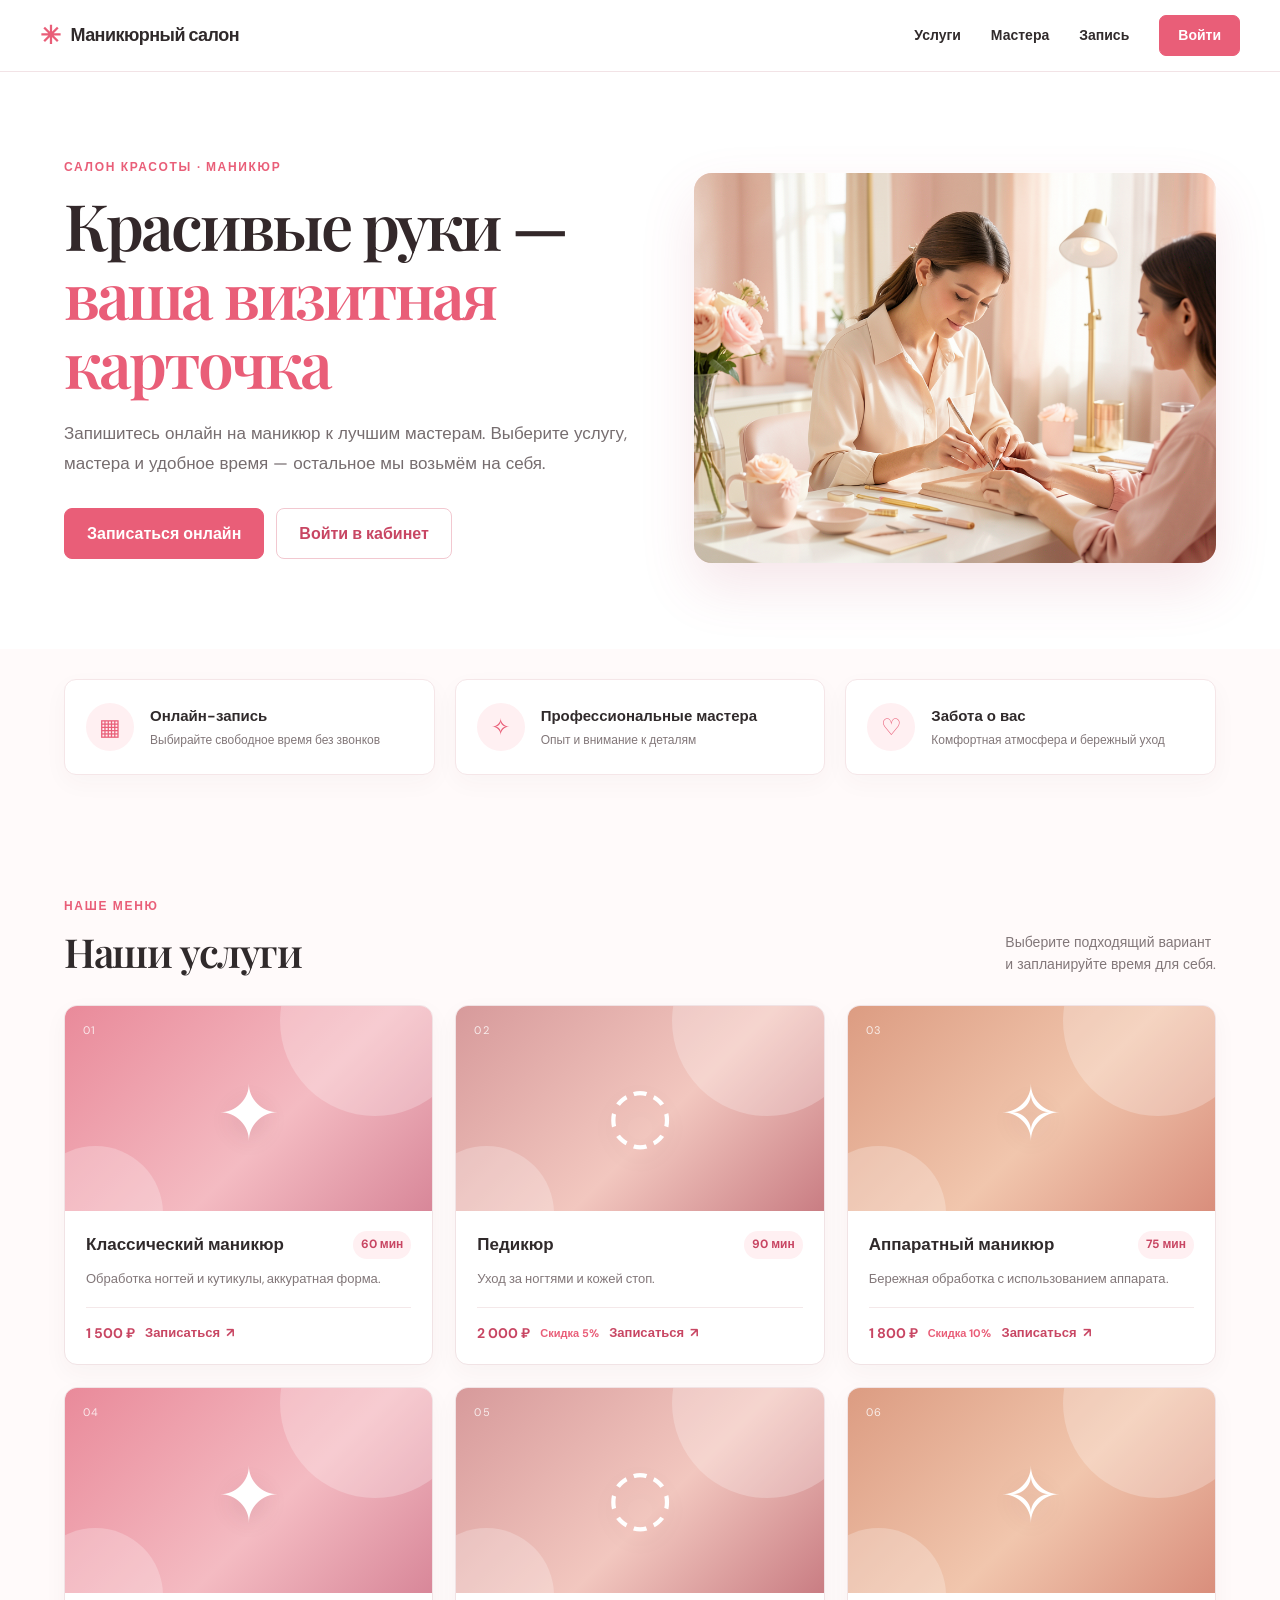
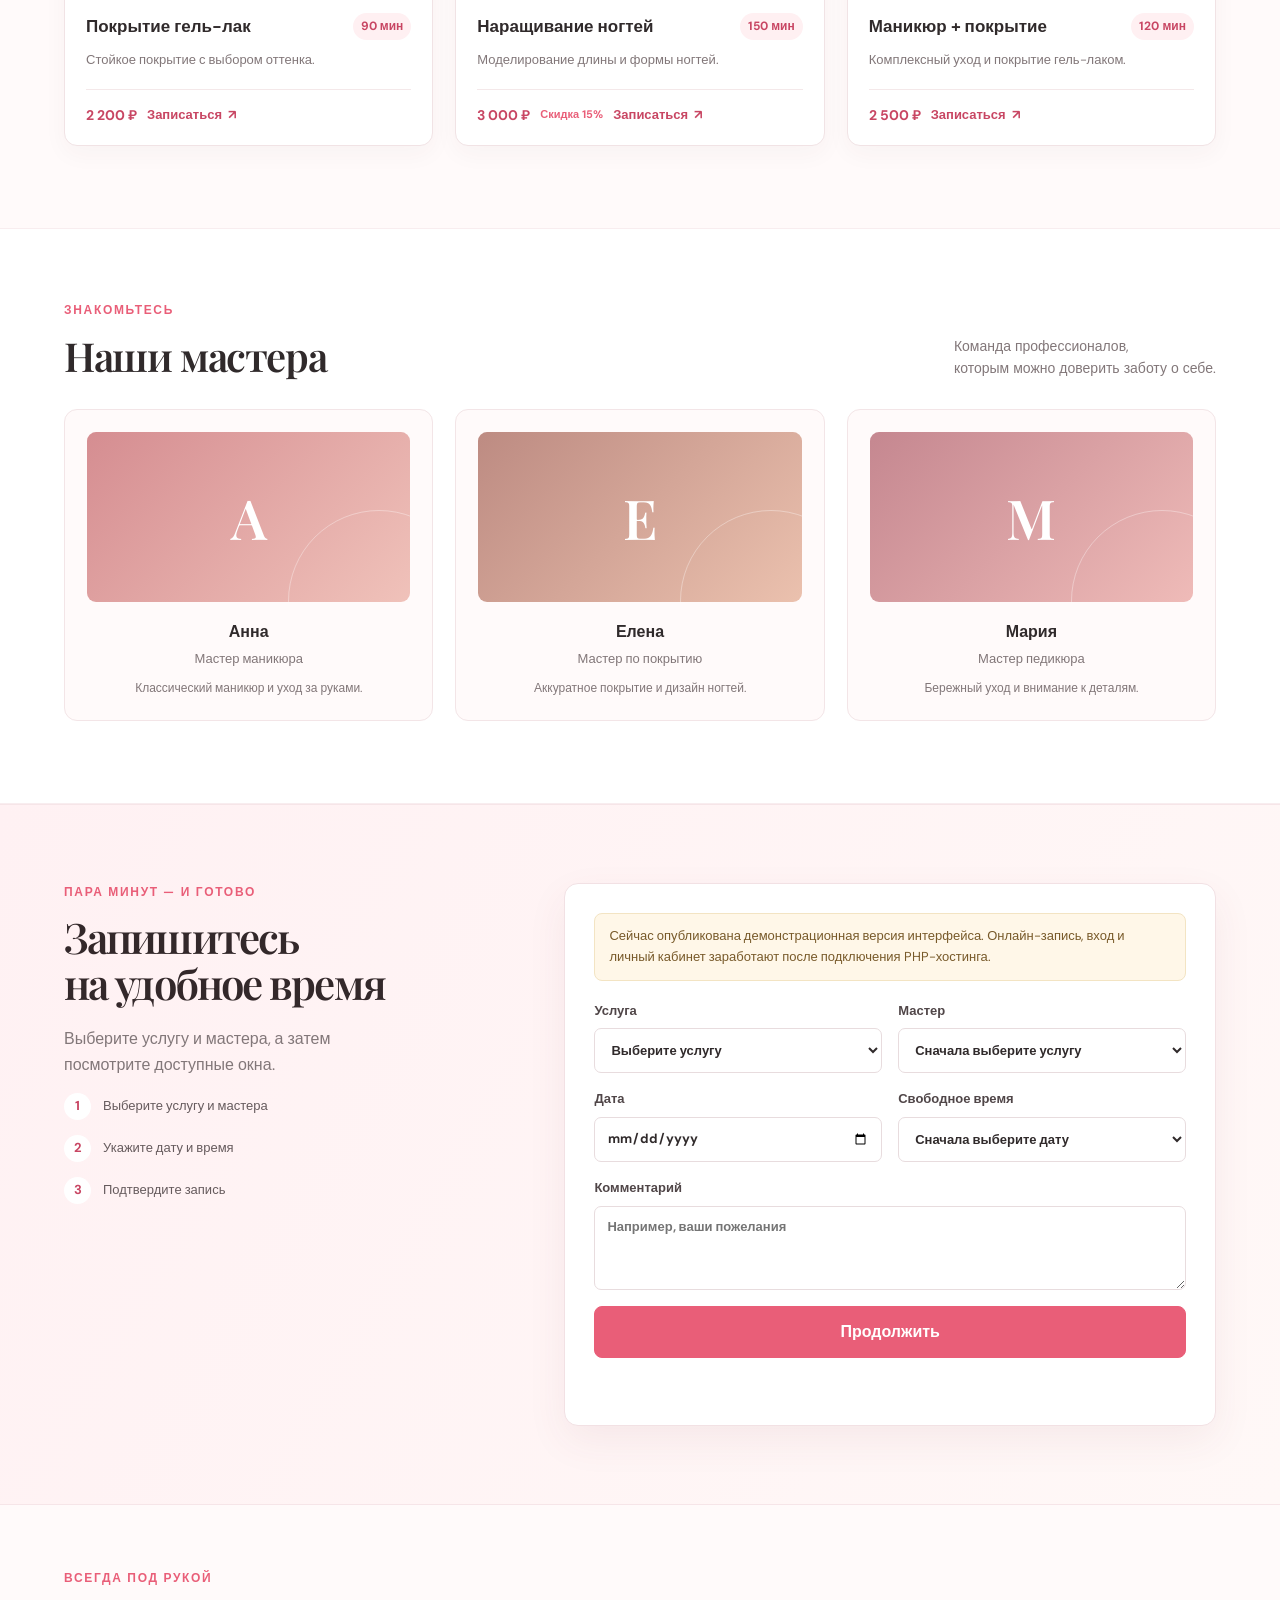
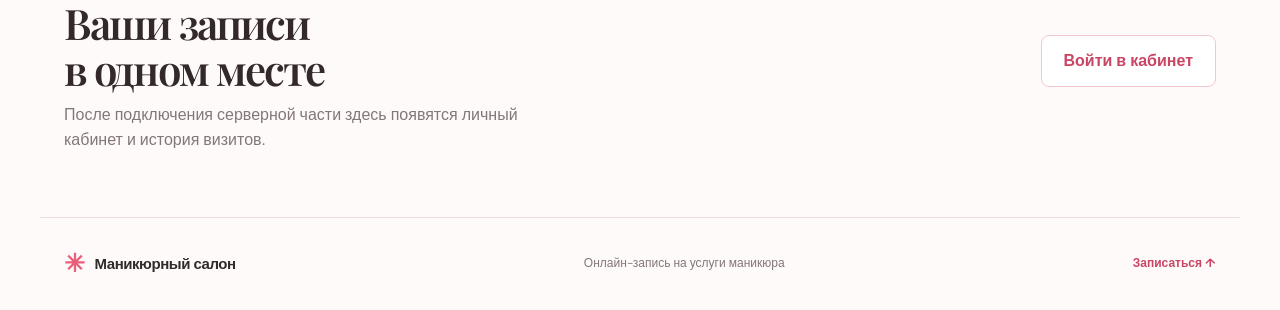
<file: docs/index.html>
<!doctype html>
<html lang="ru">
<head>
<meta charset="utf-8"><meta name="viewport" content="width=device-width,initial-scale=1">
<title>Маникюрный салон — онлайн-запись</title>
<meta name="description" content="Выберите услугу, мастера и удобное время для маникюра. Онлайн-запись без звонков.">
<meta property="og:title" content="Маникюрный салон — онлайн-запись"><meta property="og:description" content="Запишитесь на маникюр в удобное время."><meta property="og:type" content="website">
<link rel="stylesheet" href="./assets/app.css">
</head>
<body>
<header class="site-header"><a class="brand" href="./"><span class="brand-mark" aria-hidden="true">✳</span><span>Маникюрный салон</span></a><nav aria-label="Основная навигация"><a href="#services">Услуги</a><a href="#masters">Мастера</a><a href="#booking">Запись</a><button class="button button-ghost" data-open-auth>Войти</button></nav></header>
<main>
<section class="hero"><div class="hero-inner"><div><p class="eyebrow">Салон красоты · Маникюр</p><h1>Красивые руки — <span>ваша визитная карточка</span></h1><p class="lead">Запишитесь онлайн на маникюр к лучшим мастерам. Выберите услугу, мастера и удобное время — остальное мы возьмём на себя.</p><div class="hero-actions"><a class="button" href="#booking">Записаться онлайн</a><button class="button button-outline" data-open-auth>Войти в кабинет</button></div></div><div class="hero-visual"><img src="./assets/hero-manicure.png" alt="Маникюрный салон"></div></div></section>
<section class="features section-wrap" aria-label="Преимущества"><article class="feature-card"><span class="feature-icon" aria-hidden="true">▦</span><div><h2>Онлайн-запись</h2><p>Выбирайте свободное время без звонков</p></div></article><article class="feature-card"><span class="feature-icon" aria-hidden="true">✧</span><div><h2>Профессиональные мастера</h2><p>Опыт и внимание к деталям</p></div></article><article class="feature-card"><span class="feature-icon" aria-hidden="true">♡</span><div><h2>Забота о вас</h2><p>Комфортная атмосфера и бережный уход</p></div></article></section>
<section id="services" class="section-wrap content-section"><div class="section-heading"><div><p class="eyebrow">Наше меню</p><h2>Наши услуги</h2></div><p>Выберите подходящий вариант<br>и запланируйте время для себя.</p></div><div id="services-list" class="service-grid"><article class="service-card service-placeholder"><div class="service-art art-manicure"><span>01</span><i aria-hidden="true">✦</i></div><div class="service-copy"><div class="service-title"><h3>Классический маникюр</h3><span>60 мин</span></div><p>Обработка ногтей и кутикулы, аккуратная форма.</p><div class="service-bottom"><strong class="service-price">1 500 ₽</strong><a href="#booking" class="service-link">Записаться <span aria-hidden="true">↗</span></a></div></div></article><article class="service-card service-placeholder"><div class="service-art art-polish"><span>02</span><i aria-hidden="true">◌</i></div><div class="service-copy"><div class="service-title"><h3>Педикюр</h3><span>90 мин</span></div><p>Уход за ногтями и кожей стоп.</p><div class="service-bottom"><strong class="service-price">2 000 ₽</strong><span class="service-discount">Скидка 5%</span><a href="#booking" class="service-link">Записаться <span aria-hidden="true">↗</span></a></div></div></article><article class="service-card service-placeholder"><div class="service-art art-care"><span>03</span><i aria-hidden="true">✧</i></div><div class="service-copy"><div class="service-title"><h3>Аппаратный маникюр</h3><span>75 мин</span></div><p>Бережная обработка с использованием аппарата.</p><div class="service-bottom"><strong class="service-price">1 800 ₽</strong><span class="service-discount">Скидка 10%</span><a href="#booking" class="service-link">Записаться <span aria-hidden="true">↗</span></a></div></div></article><article class="service-card service-placeholder"><div class="service-art art-manicure"><span>04</span><i aria-hidden="true">✦</i></div><div class="service-copy"><div class="service-title"><h3>Покрытие гель-лак</h3><span>90 мин</span></div><p>Стойкое покрытие с выбором оттенка.</p><div class="service-bottom"><strong class="service-price">2 200 ₽</strong><a href="#booking" class="service-link">Записаться <span aria-hidden="true">↗</span></a></div></div></article><article class="service-card service-placeholder"><div class="service-art art-polish"><span>05</span><i aria-hidden="true">◌</i></div><div class="service-copy"><div class="service-title"><h3>Наращивание ногтей</h3><span>150 мин</span></div><p>Моделирование длины и формы ногтей.</p><div class="service-bottom"><strong class="service-price">3 000 ₽</strong><span class="service-discount">Скидка 15%</span><a href="#booking" class="service-link">Записаться <span aria-hidden="true">↗</span></a></div></div></article><article class="service-card service-placeholder"><div class="service-art art-care"><span>06</span><i aria-hidden="true">✧</i></div><div class="service-copy"><div class="service-title"><h3>Маникюр + покрытие</h3><span>120 мин</span></div><p>Комплексный уход и покрытие гель-лаком.</p><div class="service-bottom"><strong class="service-price">2 500 ₽</strong><a href="#booking" class="service-link">Записаться <span aria-hidden="true">↗</span></a></div></div></article></div></section>
<section id="masters" class="masters-section"><div class="section-wrap content-section"><div class="section-heading"><div><p class="eyebrow">Знакомьтесь</p><h2>Наши мастера</h2></div><p>Команда профессионалов,<br>которым можно доверить заботу о себе.</p></div><div id="masters-list" class="master-grid"><article class="master-card"><div class="master-portrait portrait-one"><span>А</span></div><h3>Анна</h3><p>Мастер маникюра</p><p class="master-bio">Классический маникюр и уход за руками.</p></article><article class="master-card"><div class="master-portrait portrait-two"><span>Е</span></div><h3>Елена</h3><p>Мастер по покрытию</p><p class="master-bio">Аккуратное покрытие и дизайн ногтей.</p></article><article class="master-card"><div class="master-portrait portrait-three"><span>М</span></div><h3>Мария</h3><p>Мастер педикюра</p><p class="master-bio">Бережный уход и внимание к деталям.</p></article></div></div></section>
<section class="booking-section" id="booking"><div class="section-wrap booking-layout"><div class="booking-intro"><p class="eyebrow">Пара минут — и готово</p><h2>Запишитесь<br>на удобное время</h2><p>Выберите услугу и мастера, а затем посмотрите доступные окна.</p><div class="booking-step"><span>1</span> Выберите услугу и мастера</div><div class="booking-step"><span>2</span> Укажите дату и время</div><div class="booking-step"><span>3</span> Подтвердите запись</div></div><div class="booking-panel"><div id="api-notice" class="api-notice" role="status">Онлайн-запись появится после подключения серверной части. Пока можно посмотреть услуги и познакомиться с форматом салона.</div><form id="booking-form" class="booking-form"><label>Услуга<select id="service" required><option value="">Выберите услугу</option></select></label><label>Мастер<select id="master" required disabled><option value="">Сначала выберите услугу</option></select></label><label>Дата<input id="date" type="date" required disabled></label><label>Свободное время<select id="time" required disabled><option value="">Сначала выберите дату</option></select></label><label class="wide">Комментарий<textarea id="note" rows="3" placeholder="Например, ваши пожелания"></textarea></label><button class="button wide" type="submit">Продолжить</button><p id="booking-message" class="form-message" role="status"></p></form></div></div></section>
<section id="account" class="account-section section-wrap"><div class="account-copy"><p class="eyebrow">Всегда под рукой</p><h2>Ваши записи<br>в одном месте</h2><p>После подключения серверной части здесь появятся личный кабинет и история визитов.</p></div><button class="button button-outline" data-open-auth>Войти в кабинет</button></section>
</main><footer class="footer"><a class="brand" href="./"><span class="brand-mark" aria-hidden="true">✳</span><span>Маникюрный салон</span></a><span>Онлайн-запись на услуги маникюра</span><a href="#booking">Записаться <span aria-hidden="true">↑</span></a></footer>
<dialog id="auth-dialog"><form method="dialog" id="auth-form"><button class="dialog-close" value="cancel" aria-label="Закрыть окно">×</button><p class="eyebrow">Личный кабинет</p><h2 id="auth-title">Войти</h2><p class="muted">Авторизация будет подключена вместе с серверной частью.</p><div id="register-fields" hidden><label>Имя<input id="first-name" autocomplete="given-name"></label><label>Фамилия<input id="last-name" autocomplete="family-name"></label></div><label>Email<input id="email" type="email" autocomplete="email" required></label><label>Пароль<input id="password" type="password" minlength="8" autocomplete="current-password" required></label><button class="button" type="submit">Продолжить</button><button class="text-button" type="button" id="toggle-auth">Нет аккаунта? Зарегистрироваться</button><p id="auth-message" class="form-message" role="status"></p></form></dialog>
<script src="./assets/app.js" defer></script></body></html>
</file>
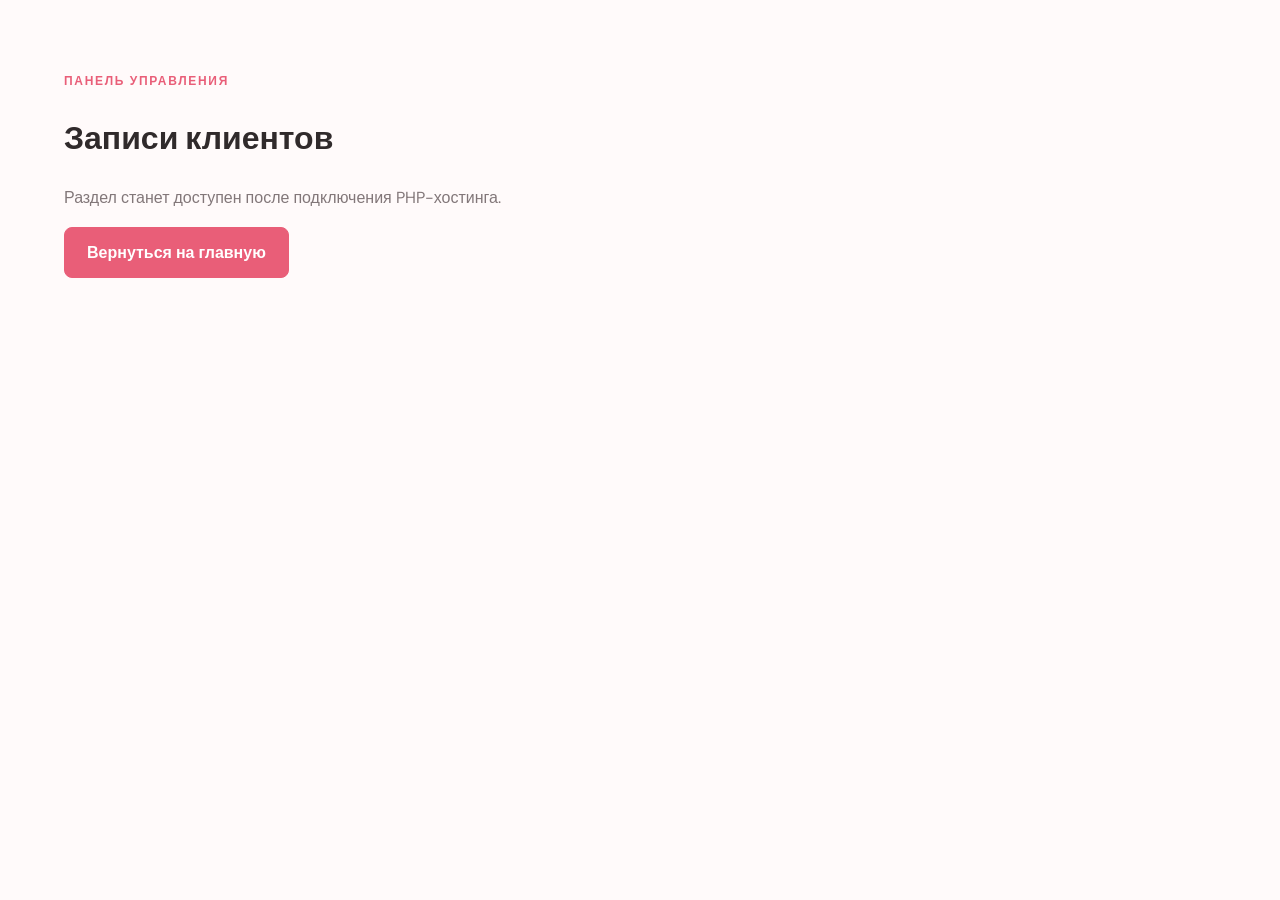
<file: docs/admin.html>
<!doctype html><html lang="ru"><head><meta charset="utf-8"><meta name="viewport" content="width=device-width,initial-scale=1"><title>Управление записями</title><link rel="stylesheet" href="./assets/app.css"></head><body><main class="section-wrap content-section"><p class="eyebrow">Панель управления</p><h1>Записи клиентов</h1><p class="muted">Раздел станет доступен после подключения PHP-хостинга.</p><a class="button" href="./">Вернуться на главную</a></main></body></html>
</file>
<file: docs/assets/app.css>
@import url('https://fonts.googleapis.com/css2?family=DM+Sans:wght@400;500;600;700&family=Playfair+Display:wght@500;600;700&display=swap');
:root{--ink:#302a2b;--muted:#827779;--rose:#e95e78;--rose-dark:#c84663;--rose-soft:#fff0f2;--rose-pale:#fff8f8;--line:#f0dfe2;--white:#fff;--shadow:0 18px 48px rgba(98,45,59,.09);--serif:'Playfair Display',Georgia,serif;--sans:'DM Sans',Arial,sans-serif}*{box-sizing:border-box}html{scroll-behavior:smooth;scroll-padding-top:90px}body{margin:0;background:#fffafa;color:var(--ink);font:16px/1.6 var(--sans)}a{color:inherit;text-decoration:none}button,input,select,textarea{font:inherit}button,a,select,input,textarea{ -webkit-tap-highlight-color:transparent}.site-header{height:72px;position:sticky;top:0;z-index:30;display:flex;align-items:center;justify-content:space-between;padding:0 max(24px,calc((100vw - 1200px)/2));background:rgba(255,255,255,.94);backdrop-filter:blur(14px);border-bottom:1px solid rgba(240,223,226,.85)}.brand{display:inline-flex;align-items:center;gap:10px;font-weight:700;font-size:18px;letter-spacing:-.03em}.brand-mark{color:var(--rose);font-size:25px}.site-header nav{display:flex;align-items:center;gap:30px;font-size:14px;font-weight:600}.site-header nav>a{transition:color .2s}.site-header nav>a:hover,.service-link:hover{color:var(--rose-dark)}.button{min-height:48px;padding:12px 22px;display:inline-flex;align-items:center;justify-content:center;border:1px solid var(--rose);border-radius:8px;background:var(--rose);color:#fff;font-weight:700;cursor:pointer;transition:background .2s,border-color .2s,transform .2s}.button:hover{background:var(--rose-dark);border-color:var(--rose-dark);transform:translateY(-1px)}.button-ghost{min-height:40px;padding:8px 18px;border-radius:7px}.button-outline{background:#fff;color:var(--rose-dark);border-color:#f2c8d0}.button-outline:hover{background:var(--rose-soft);color:var(--rose-dark);border-color:#e8aab8}.button:focus-visible,a:focus-visible,input:focus-visible,select:focus-visible,textarea:focus-visible,.text-button:focus-visible{outline:3px solid #f1a4b2;outline-offset:3px}.hero{background:#fff;overflow:hidden}.hero-inner{max-width:1200px;margin:auto;padding:86px 24px 72px;display:grid;grid-template-columns:1.04fr .96fr;gap:65px;align-items:center;position:relative}.hero-inner>div:first-child{padding:0 0 18px}.eyebrow{margin:0 0 13px;color:var(--rose);font-size:12px;font-weight:700;letter-spacing:.14em;text-transform:uppercase}.hero h1,.booking-intro h2,.account-copy h2{font:600 clamp(42px,5vw,64px)/1.08 var(--serif);letter-spacing:-.045em;margin:0 0 20px;color:#33282a}.hero h1 span{color:var(--rose)}.lead{max-width:570px;margin:0;color:#766d6f;font-size:17px;line-height:1.8}.hero-actions{display:flex;gap:12px;flex-wrap:wrap;margin-top:29px}.hero-visual{height:390px;position:relative;overflow:hidden;border-radius:18px;background:#f8d9dd;box-shadow:0 24px 55px rgba(191,75,103,.14)}.hero-visual img{display:block;width:100%;height:100%;object-fit:cover;object-position:center}.section-wrap{max-width:1200px;margin:auto;padding-left:24px;padding-right:24px}.features{display:grid;grid-template-columns:repeat(3,1fr);gap:20px;padding-top:30px;padding-bottom:50px}.feature-card{display:flex;align-items:center;gap:16px;padding:23px 21px;background:#fff;border:1px solid #f5e6e8;border-radius:12px;box-shadow:0 8px 25px rgba(93,50,58,.035)}.feature-icon{width:48px;height:48px;flex:0 0 48px;border-radius:50%;display:grid;place-items:center;background:var(--rose-soft);color:var(--rose);font-size:23px}.feature-card h2{font-size:15px;margin:0 0 3px;font-weight:700}.feature-card p{margin:0;color:var(--muted);font-size:12px}.content-section{padding-top:72px;padding-bottom:82px}.section-heading{display:flex;align-items:end;justify-content:space-between;gap:25px;margin-bottom:30px}.section-heading h2{font:600 40px/1.15 var(--serif);letter-spacing:-.035em;margin:0}.section-heading>p{margin:0;color:var(--muted);font-size:14px}.service-grid,.master-grid{display:grid;grid-template-columns:repeat(3,minmax(0,1fr));gap:22px}.service-card{overflow:hidden;background:#fff;border:1px solid #f1e3e5;border-radius:13px;box-shadow:0 8px 24px rgba(86,49,56,.04);transition:transform .22s,box-shadow .22s}.service-card:hover{transform:translateY(-4px);box-shadow:var(--shadow)}.service-art{height:205px;position:relative;display:grid;place-items:center;overflow:hidden;color:#fff}.service-art:before,.service-art:after{content:'';position:absolute;border-radius:50%;background:rgba(255,255,255,.24)}.service-art:before{width:190px;height:190px;right:-38px;top:-80px}.service-art:after{width:135px;height:135px;left:-37px;bottom:-70px}.service-art>span{position:absolute;top:16px;left:18px;font-size:11px;letter-spacing:.12em;color:rgba(255,255,255,.8)}.service-art>i{font:normal 76px var(--serif);text-shadow:0 8px 25px rgba(95,39,56,.12)}.art-manicure{background:linear-gradient(135deg,#e98a9a,#f4bbc2 58%,#d88799)}.art-polish{background:linear-gradient(135deg,#d79a9b,#f2c7bf 56%,#c97d83)}.art-care{background:linear-gradient(135deg,#dc9c82,#f1c6ad 55%,#d98e7c)}.service-copy{padding:20px 21px 19px}.service-title{display:flex;justify-content:space-between;align-items:start;gap:12px}.service-title h3{font-size:17px;margin:0;font-weight:700}.service-title>span{white-space:nowrap;color:var(--rose-dark);font-size:12px;font-weight:700;background:var(--rose-soft);padding:4px 8px;border-radius:999px}.service-copy>p{font-size:13px;color:var(--muted);margin:10px 0 18px}.service-bottom{display:flex;align-items:center;justify-content:flex-start;flex-wrap:wrap;gap:10px;border-top:1px solid #f4e8e9;padding-top:14px}.service-price{font-size:14px;color:var(--rose-dark)}.service-discount{color:var(--rose);font-size:11px;font-weight:700;white-space:nowrap}.service-link{display:inline-flex;align-items:center;gap:6px;color:var(--rose-dark);font-size:13px;font-weight:700}.master-bio{margin-top:9px!important;font-size:12px!important}.portrait-three{background:linear-gradient(135deg,#c58790,#efbbb8)}.masters-section{background:#fff;border-top:1px solid #f8edef;border-bottom:1px solid #f8edef}.master-card{padding:22px;text-align:center;background:#fffafa;border:1px solid #f3e5e7;border-radius:13px}.master-portrait{height:170px;margin:0 auto 17px;border-radius:9px;display:grid;place-items:center;font:600 55px var(--serif);color:#fff;position:relative;overflow:hidden}.portrait-one{background:linear-gradient(135deg,#d58d91,#f0c2ba)}.portrait-two{background:linear-gradient(135deg,#bd8b82,#ebc1ae)}.master-portrait:after{content:'';position:absolute;width:180px;height:180px;border:1px solid rgba(255,255,255,.35);border-radius:50%;right:-60px;bottom:-90px}.master-card h3{margin:0 0 4px;font-size:16px}.master-card>p{margin:0;color:var(--muted);font-size:13px}.master-note{display:flex;flex-direction:column;justify-content:center;align-items:center;background:var(--rose-pale);padding:30px}.note-mark{color:var(--rose);font-size:32px;margin-bottom:14px}.master-note p{max-width:270px}.booking-section{background:linear-gradient(120deg,#fff1f3,#fff8f7);border-top:1px solid #f6e5e8;border-bottom:1px solid #f6e5e8}.booking-layout{display:grid;grid-template-columns:.8fr 1.2fr;gap:66px;padding-top:78px;padding-bottom:78px}.booking-intro h2,.account-copy h2{font-size:42px}.booking-intro>p:not(.eyebrow){color:var(--muted);max-width:340px}.booking-step{display:flex;gap:12px;align-items:center;margin-top:15px;color:#665b5d;font-size:13px}.booking-step span{width:27px;height:27px;border-radius:50%;display:grid;place-items:center;background:#fff;color:var(--rose-dark);font-weight:700}.booking-panel{padding:29px;background:#fff;border:1px solid #f2e1e4;border-radius:14px;box-shadow:0 15px 40px rgba(121,56,70,.07)}.api-notice{padding:12px 14px;margin-bottom:20px;border-radius:8px;background:#fff7e8;color:#785a2a;font-size:13px;border:1px solid #f3e4c3}.booking-form{display:grid;grid-template-columns:repeat(2,minmax(0,1fr));gap:16px}.booking-form label,#auth-form label{display:grid;gap:7px;font-size:13px;font-weight:700;color:#504648}.booking-form input,.booking-form select,.booking-form textarea,#auth-form input{width:100%;min-height:45px;border:1px solid #e8dcde;border-radius:7px;background:#fff;padding:10px 12px;color:var(--ink);font:inherit}.booking-form textarea{resize:vertical}.booking-form input:disabled,.booking-form select:disabled{background:#faf7f7;color:#aaa}.wide{grid-column:1/-1}.form-message{min-height:22px;margin:0;color:var(--rose-dark);font-size:13px}.account-section{padding-top:64px;padding-bottom:64px;display:flex;align-items:center;justify-content:space-between;gap:25px}.account-copy h2{margin-bottom:10px}.account-copy>p:last-child{max-width:480px;color:var(--muted);margin:0}.footer{max-width:1200px;margin:auto;padding:26px 24px;display:flex;align-items:center;justify-content:space-between;gap:18px;border-top:1px solid var(--line);color:var(--muted);font-size:12px}.footer .brand{color:var(--ink);font-size:15px}.footer>a:last-child{color:var(--rose-dark);font-weight:700}dialog{width:min(430px,calc(100% - 32px));padding:0;border:1px solid var(--line);border-radius:14px;box-shadow:var(--shadow)}dialog::backdrop{background:rgba(42,29,33,.46);backdrop-filter:blur(3px)}#auth-form{position:relative;display:grid;gap:14px;padding:32px}#auth-form h2{font:600 30px var(--serif);margin:0}.dialog-close{position:absolute;top:10px;right:13px;border:0;background:none;color:var(--muted);font-size:28px;cursor:pointer}.text-button{border:0;background:none;color:var(--rose-dark);font-size:13px;font-weight:600;cursor:pointer;padding:4px}.muted{color:var(--muted)}.booking-item{display:flex;justify-content:space-between;gap:20px;align-items:center}.status{font-size:12px;color:var(--rose-dark);font-weight:700}.card{padding:20px;background:#fff;border:1px solid var(--line);border-radius:12px}.api-offline{opacity:.78}
@media(max-width:900px){.hero-inner{gap:35px}.hero-visual{height:340px}.features{grid-template-columns:1fr;gap:12px}.feature-card{padding:17px}.service-grid,.master-grid{grid-template-columns:repeat(2,minmax(0,1fr))}.booking-layout{gap:32px}.site-header nav{gap:18px}}
@media(max-width:620px){.site-header{height:64px;padding:0 17px}.brand{font-size:15px}.brand-mark{font-size:22px}.site-header nav{gap:10px}.site-header nav>a{display:none}.button-ghost{min-height:38px;padding:7px 14px}.hero-inner{grid-template-columns:1fr;padding:57px 20px 37px;gap:31px}.hero h1{font-size:43px}.lead{font-size:15px}.hero-visual{height:280px}.hand-shape{transform:scale(.82) rotate(-24deg);transform-origin:center}.section-wrap{padding-left:19px;padding-right:19px}.features{padding-top:17px;padding-bottom:30px}.content-section{padding-top:55px;padding-bottom:58px}.section-heading{display:block;margin-bottom:23px}.section-heading h2{font-size:34px}.section-heading>p{margin-top:8px}.service-grid,.master-grid{grid-template-columns:1fr;gap:15px}.service-art{height:185px}.master-portrait{height:190px}.booking-layout{grid-template-columns:1fr;gap:23px;padding-top:55px;padding-bottom:55px}.booking-intro h2,.account-copy h2{font-size:36px}.booking-panel{padding:19px}.booking-form{grid-template-columns:1fr;gap:13px}.wide{grid-column:auto}.account-section{align-items:flex-start;flex-direction:column;padding-top:48px;padding-bottom:48px}.footer{align-items:flex-start;flex-direction:column;padding:22px 20px}.booking-item{align-items:flex-start;flex-direction:column}}
@media(prefers-reduced-motion:reduce){*,*:before,*:after{scroll-behavior:auto!important;transition:none!important}}
/* Палитра и композиция повторяют исходную русскую страницу салона; декор нарисован CSS, внешние фото не обязательны. */
</file>
